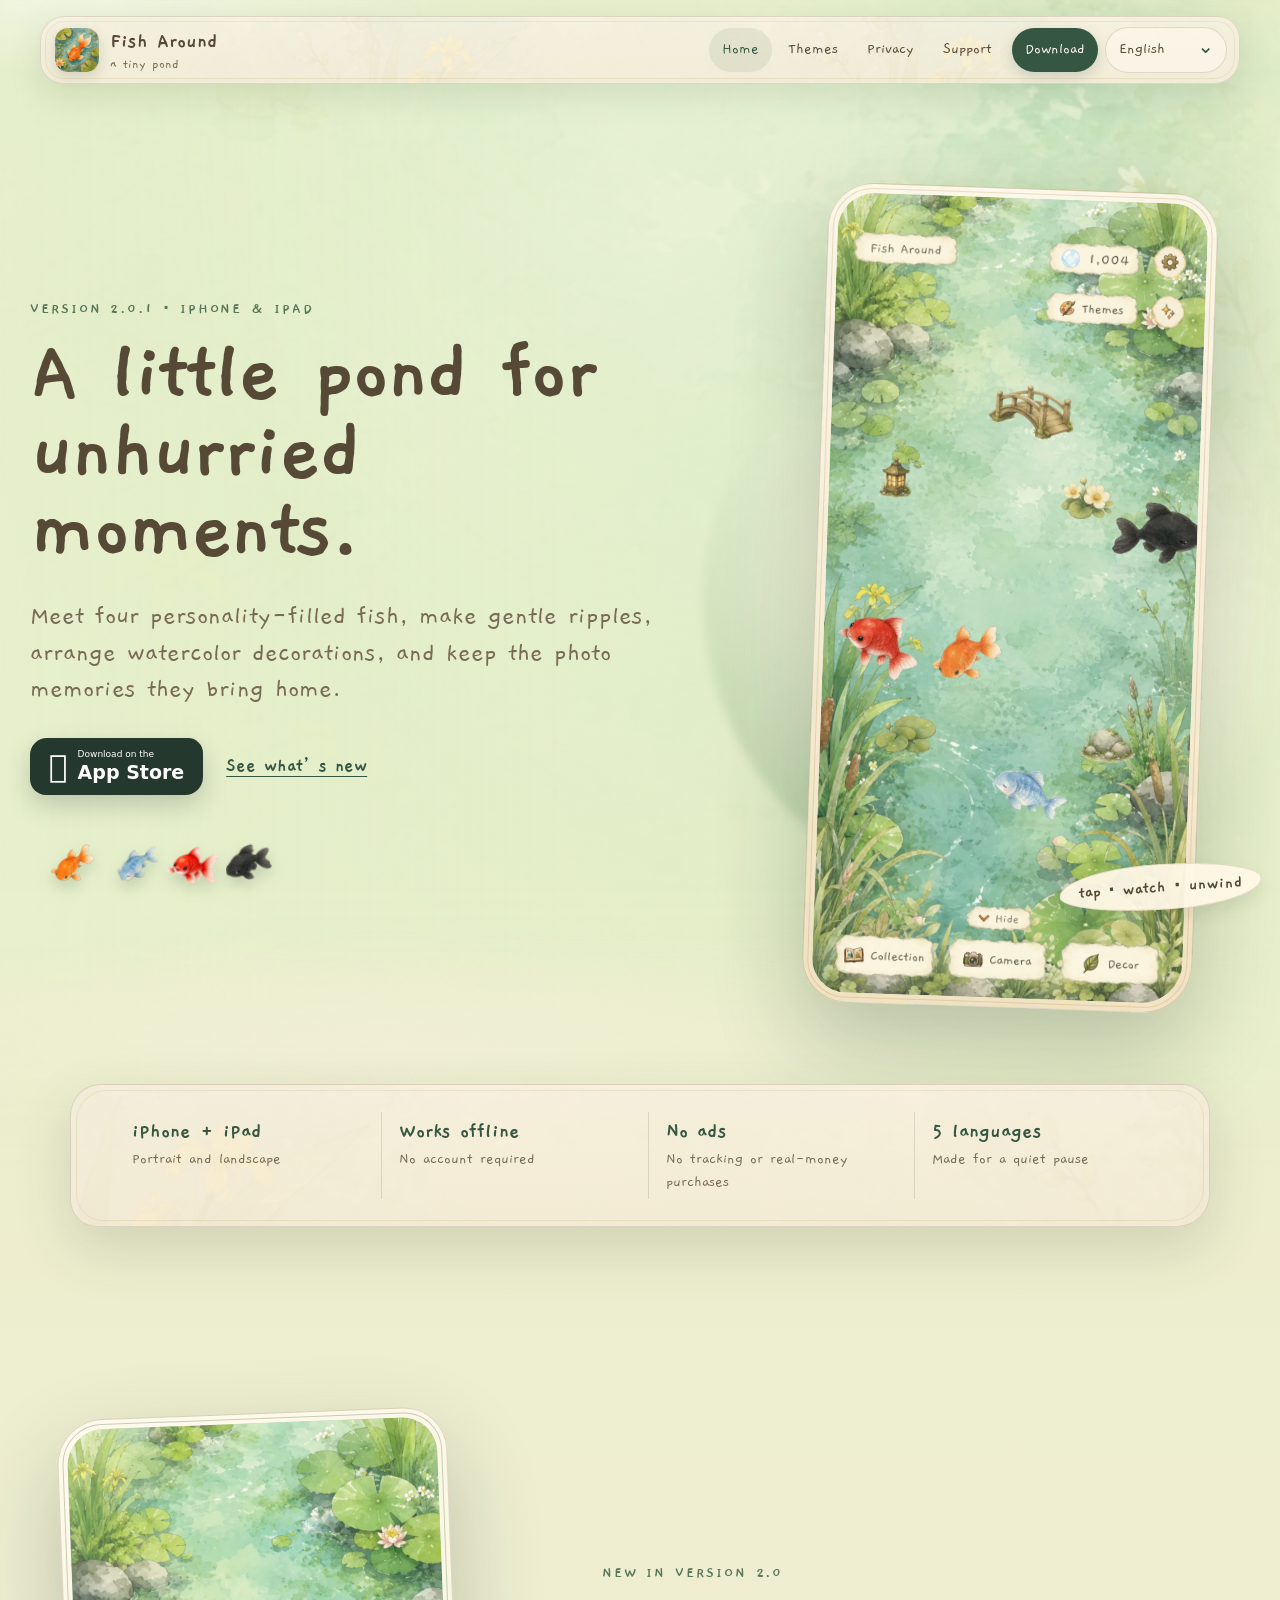
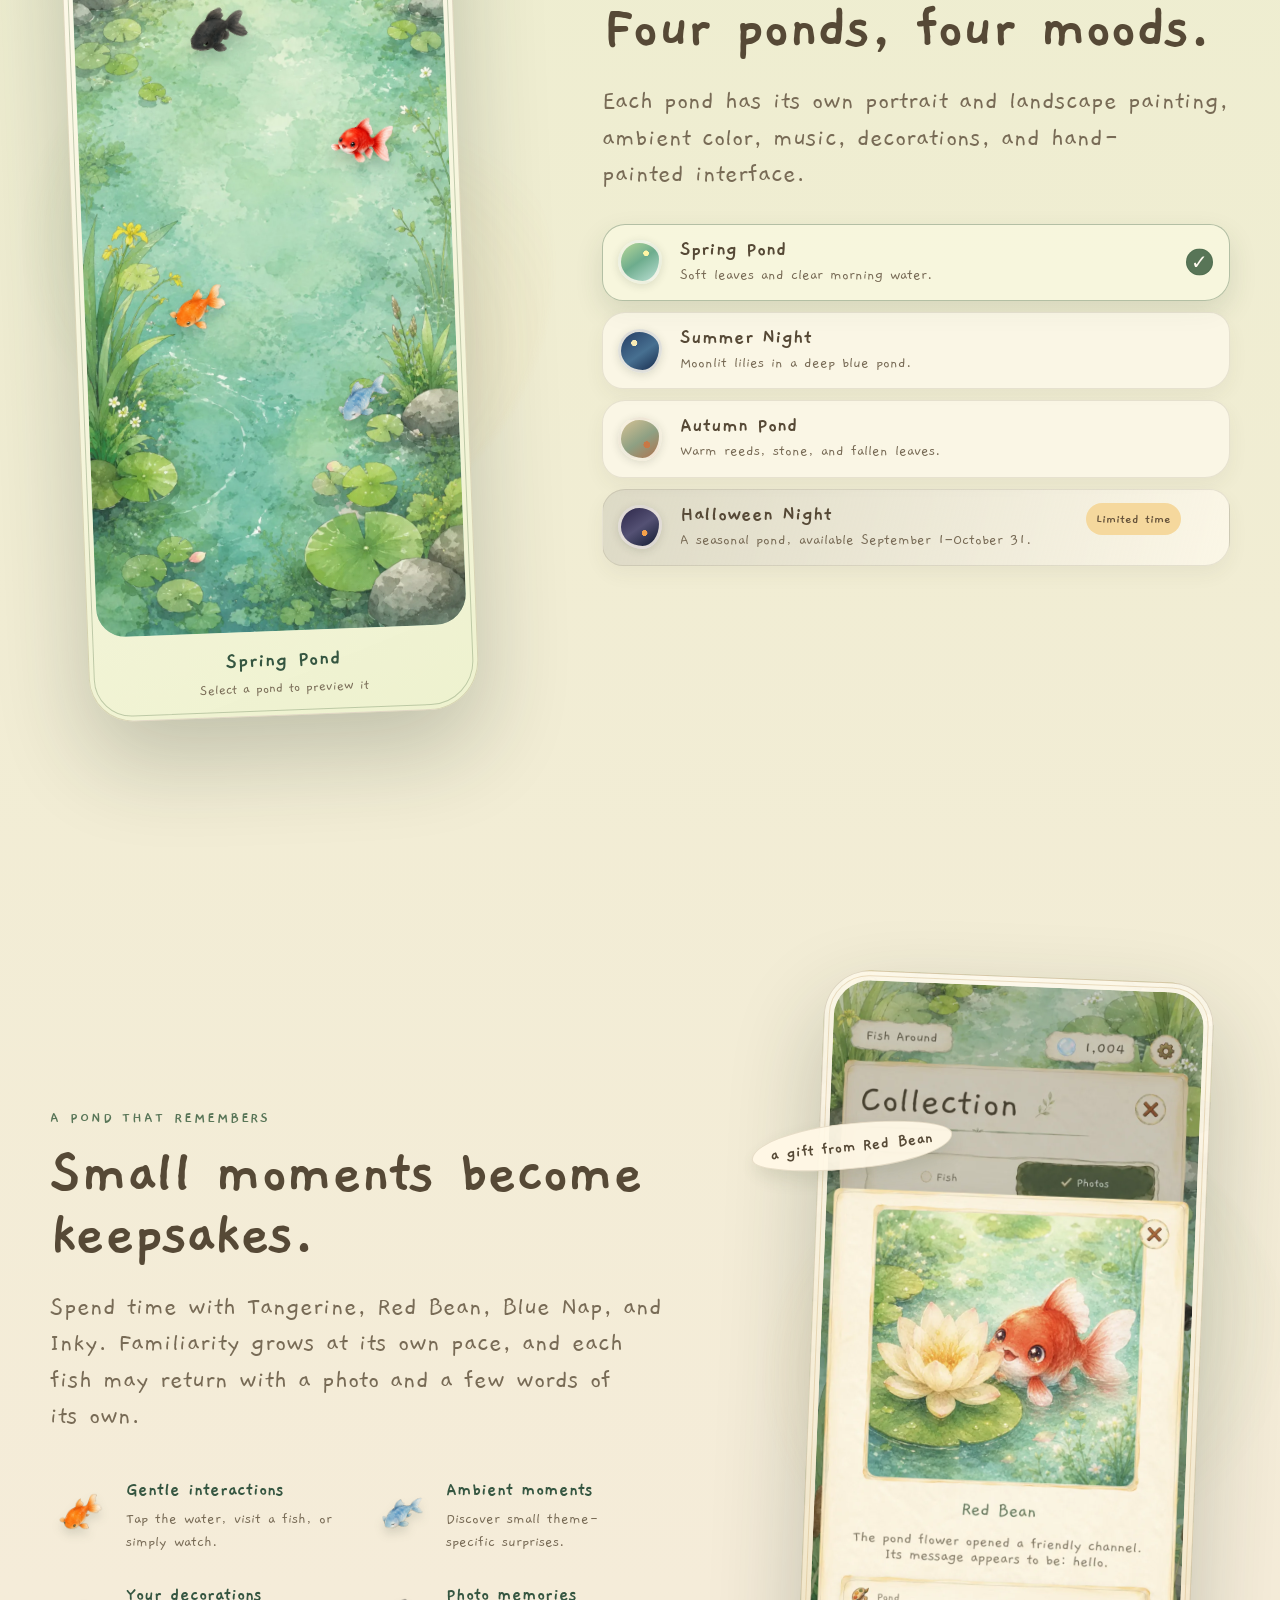
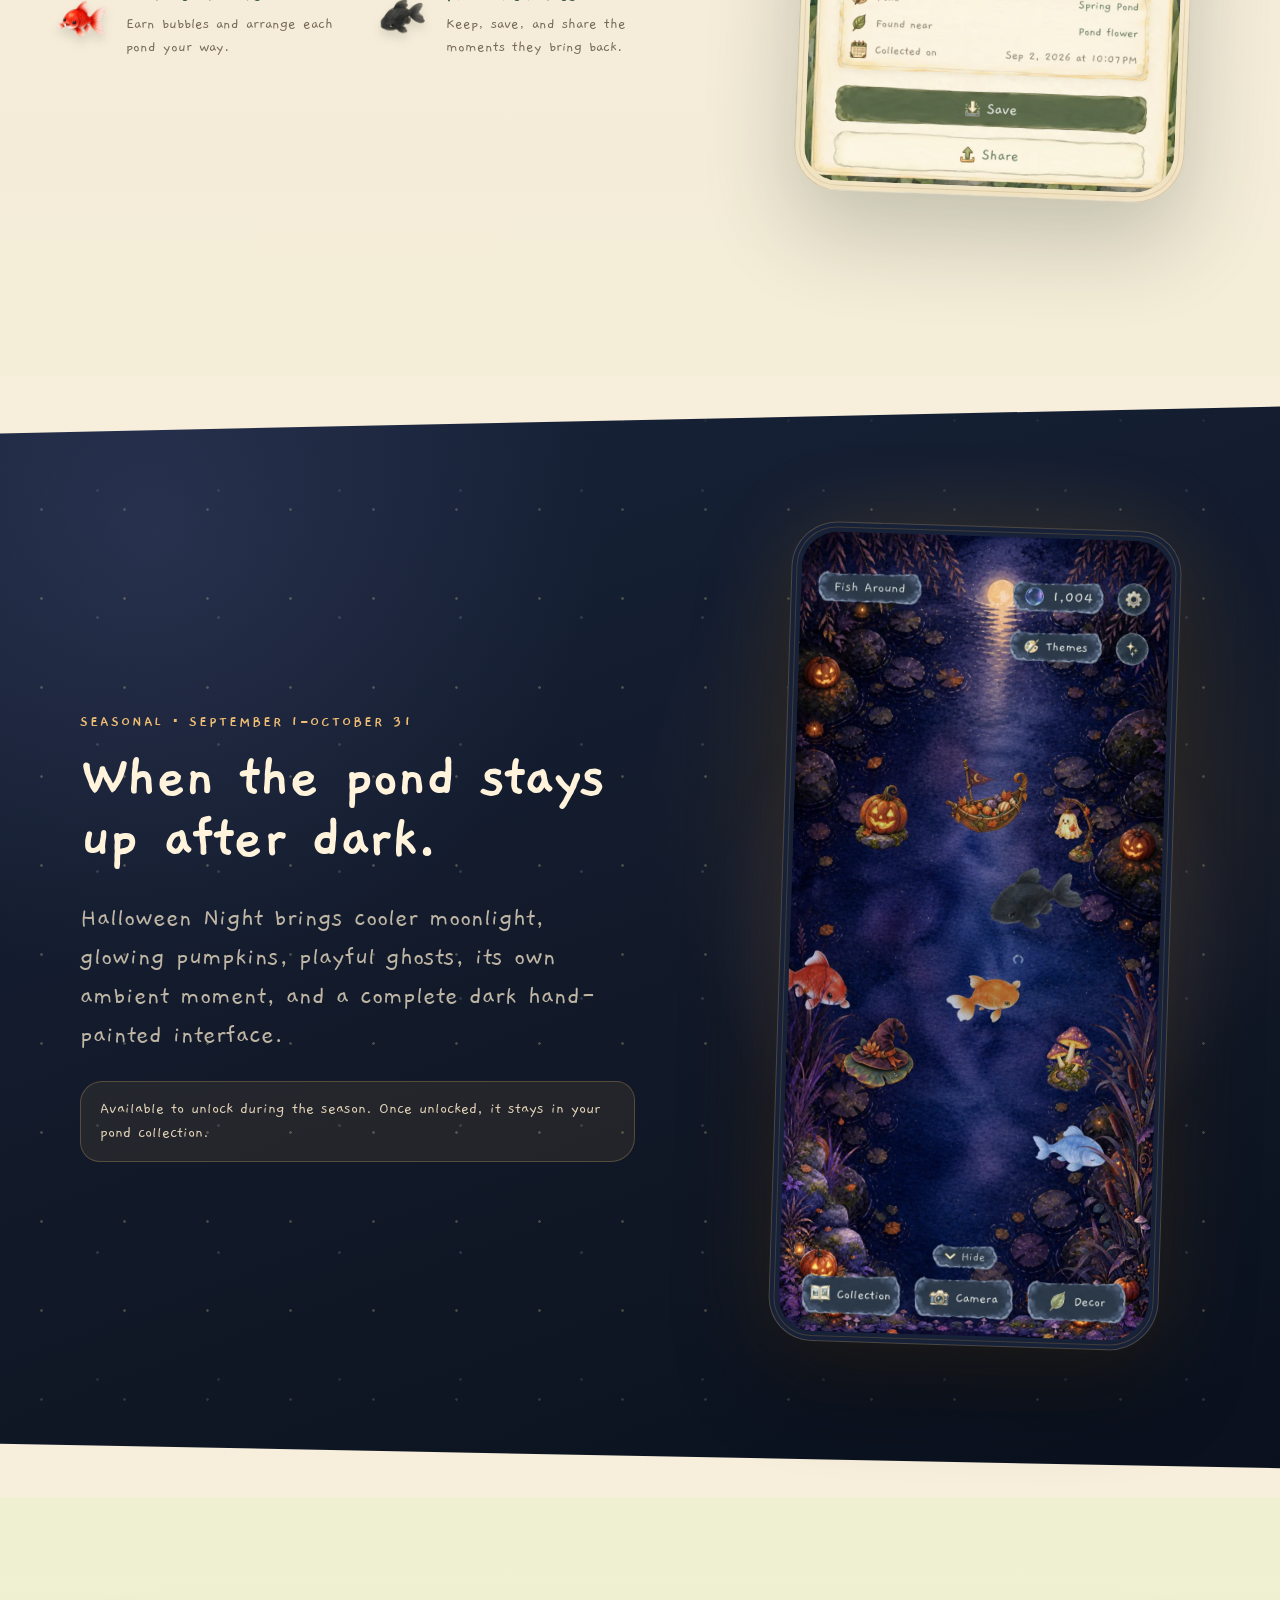
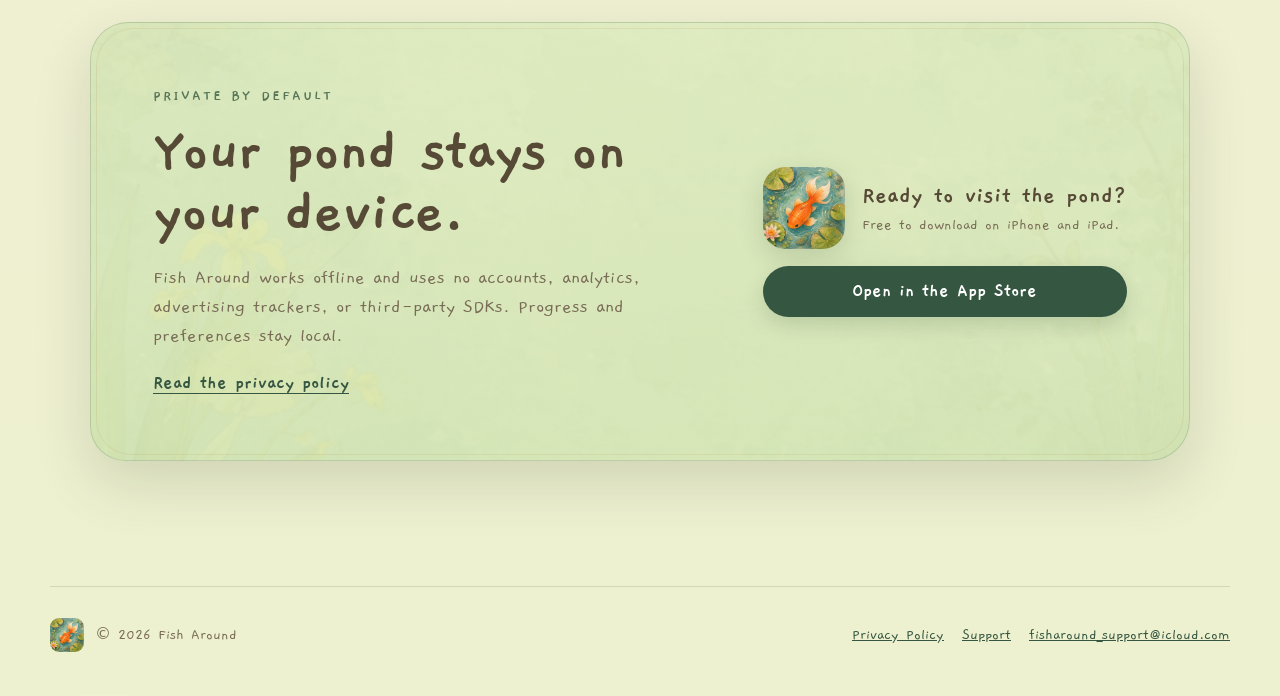
<file: index.html>
<!doctype html>
<html lang="en">
<head>
  <meta charset="utf-8">
  <meta name="viewport" content="width=device-width, initial-scale=1">
  <meta name="description" content="Fish Around is a quiet, hand-painted pond game for iPhone and iPad. Meet four fish, decorate seasonal ponds, and collect photo memories.">
  <meta name="theme-color" content="#e4edc8">
  <meta property="og:title" content="Fish Around · A little pond for unhurried moments">
  <meta property="og:description" content="Four little fish, four watercolor ponds, and a quiet place to pause on iPhone and iPad.">
  <meta property="og:image" content="assets/app-icon.png">
  <title>Fish Around · 摸鱼</title>
  <link rel="icon" href="assets/app-icon.png">
  <link rel="preload" href="assets/product-spring.webp" as="image" type="image/webp">
  <link rel="stylesheet" href="assets/styles.css?v=4">
  <script defer src="assets/site.js?v=4"></script>
</head>
<body class="home-page">
  <a class="skip-link" href="#main">Skip to content</a>

  <header class="site-header">
    <a class="brand" href="index.html" aria-label="Fish Around home">
      <img src="assets/app-icon.png" alt="" width="44" height="44">
      <span><b data-en="Fish Around" data-zh="摸鱼">Fish Around</b><small data-en="a tiny pond" data-zh="一方小池塘">a tiny pond</small></span>
    </a>
    <nav aria-label="Primary navigation">
      <a class="active nav-home" href="index.html" aria-current="page" data-en="Home" data-zh="首页">Home</a>
      <a class="nav-section-link" href="#themes" data-en="Themes" data-zh="主题">Themes</a>
      <a href="privacy.html" data-en="Privacy" data-zh="隐私">Privacy</a>
      <a href="support.html" data-en="Support" data-zh="支持">Support</a>
      <a class="nav-download" href="https://apps.apple.com/us/app/fish-around-pond-builder/id6785642342" data-en="Download" data-zh="下载">Download</a>
      <label class="language-select" aria-label="Language">
        <span>Language</span>
        <select data-language-select>
          <option value="en">English</option>
          <option value="zh">简体中文</option>
          <option value="zh-Hant">繁體中文</option>
          <option value="ja">日本語</option>
          <option value="ko">한국어</option>
        </select>
      </label>
    </nav>
  </header>

  <main id="main">
    <section class="hero">
      <div class="hero-copy reveal">
        <p class="eyebrow" data-en="Version 2.0.1 · iPhone & iPad" data-zh="2.0.1 版本 · iPhone 与 iPad">Version 2.0.1 · iPhone &amp; iPad</p>
        <h1 data-en="A little pond for unhurried moments." data-zh="一方小池塘，留给不着急的时刻。">A little pond for unhurried moments.</h1>
        <p class="lead" data-en="Meet four personality-filled fish, make gentle ripples, arrange watercolor decorations, and keep the photo memories they bring home." data-zh="认识四条性格不同的小鱼，轻轻荡开水纹，摆放水彩装饰，收藏它们带回来的照片回忆。">Meet four personality-filled fish, make gentle ripples, arrange watercolor decorations, and keep the photo memories they bring home.</p>
        <div class="hero-actions">
          <a class="store-badge" href="https://apps.apple.com/us/app/fish-around-pond-builder/id6785642342" aria-label="Download on the App Store">
            <span aria-hidden="true"></span>
            <span><small data-en="Download on the" data-zh="立即下载">Download on the</small><b data-en="App Store" data-zh="App Store">App Store</b></span>
          </a>
          <a class="text-link" href="#whats-new" data-en="See what’s new" data-zh="看看新内容">See what’s new</a>
        </div>
        <div class="hero-fish" aria-hidden="true">
          <img src="assets/fish-orange.png" alt="">
          <img src="assets/fish-blue.png" alt="">
          <img src="assets/fish-red.png" alt="">
          <img src="assets/fish-black.png" alt="">
        </div>
      </div>

      <div class="product-stage reveal" aria-label="Fish Around Spring Pond running on iPhone">
        <div class="watercolor-halo" aria-hidden="true"></div>
        <figure class="app-shot app-shot-hero">
          <img src="assets/product-spring.webp" alt="Spring Pond with four fish and hand-painted controls" width="840" height="1817" fetchpriority="high">
        </figure>
        <span class="paint-note note-one" data-en="tap · watch · unwind" data-zh="轻点 · 看鱼 · 放松">tap · watch · unwind</span>
      </div>
    </section>

    <section class="proof-strip" aria-label="Product details">
      <div><b data-en="iPhone + iPad" data-zh="iPhone + iPad">iPhone + iPad</b><span data-en="Portrait and landscape" data-zh="横屏与竖屏">Portrait and landscape</span></div>
      <div><b data-en="Works offline" data-zh="离线可用">Works offline</b><span data-en="No account required" data-zh="无需账号">No account required</span></div>
      <div><b data-en="No ads" data-zh="没有广告">No ads</b><span data-en="No tracking or real-money purchases" data-zh="没有追踪或真钱购买">No tracking or real-money purchases</span></div>
      <div><b data-en="5 languages" data-zh="支持 5 种语言">5 languages</b><span data-en="Made for a quiet pause" data-zh="为安静片刻而做">Made for a quiet pause</span></div>
    </section>

    <section class="themes-section" id="themes">
      <div class="themes-visual reveal">
        <div class="paint-wash paint-wash-sage" aria-hidden="true"></div>
        <figure class="theme-preview" id="theme-preview-panel" role="tabpanel" aria-live="polite" data-theme-preview data-theme="spring">
          <div class="theme-preview-canvas">
            <img class="theme-preview-image" data-theme-preview-image src="assets/theme-spring.webp" alt="Spring Pond" width="840" height="1834" loading="lazy">
            <div class="theme-preview-fish" aria-hidden="true">
              <img src="assets/fish-orange.png" alt="">
              <img src="assets/fish-blue.png" alt="">
              <img src="assets/fish-red.png" alt="">
              <img src="assets/fish-black.png" alt="">
            </div>
            <span class="theme-preview-shine" aria-hidden="true"></span>
          </div>
          <figcaption>
            <span data-theme-preview-label>Spring Pond</span>
            <small data-en="Select a pond to preview it" data-zh="选择池塘即可预览">Select a pond to preview it</small>
          </figcaption>
        </figure>
      </div>
      <div class="themes-copy reveal">
        <p class="eyebrow" id="whats-new" data-en="New in version 2.0" data-zh="2.0 版本新内容">New in version 2.0</p>
        <h2 data-en="Four ponds, four moods." data-zh="四方池塘，四种心情。">Four ponds, four moods.</h2>
        <p class="section-lead" data-en="Each pond has its own portrait and landscape painting, ambient color, music, decorations, and hand-painted interface." data-zh="每方池塘都有独立的横竖屏画作、环境色彩、音乐、装饰和手绘界面。">Each pond has its own portrait and landscape painting, ambient color, music, decorations, and hand-painted interface.</p>
        <div class="theme-list" role="tablist" aria-label="Pond theme preview">
          <button class="theme-row spring-theme is-selected" type="button" role="tab" id="theme-tab-spring" aria-controls="theme-preview-panel" aria-selected="true" data-theme-choice="spring" data-theme-image="assets/theme-spring.webp">
            <span class="theme-swatch" aria-hidden="true"></span>
            <div><h3 data-en="Spring Pond" data-zh="春日池塘">Spring Pond</h3><p data-en="Soft leaves and clear morning water." data-zh="柔软的新叶与清亮晨光。">Soft leaves and clear morning water.</p></div>
            <span class="theme-selected-mark" aria-hidden="true">✓</span>
          </button>
          <button class="theme-row summer-theme" type="button" role="tab" id="theme-tab-summer" aria-controls="theme-preview-panel" aria-selected="false" tabindex="-1" data-theme-choice="summerNight" data-theme-image="assets/theme-summer-night.webp">
            <span class="theme-swatch" aria-hidden="true"></span>
            <div><h3 data-en="Summer Night" data-zh="夏夜池塘">Summer Night</h3><p data-en="Moonlit lilies in a deep blue pond." data-zh="深蓝池水里的月光与睡莲。">Moonlit lilies in a deep blue pond.</p></div>
            <span class="theme-selected-mark" aria-hidden="true">✓</span>
          </button>
          <button class="theme-row autumn-theme" type="button" role="tab" id="theme-tab-autumn" aria-controls="theme-preview-panel" aria-selected="false" tabindex="-1" data-theme-choice="autumn" data-theme-image="assets/theme-autumn.webp">
            <span class="theme-swatch" aria-hidden="true"></span>
            <div><h3 data-en="Autumn Pond" data-zh="秋日池塘">Autumn Pond</h3><p data-en="Warm reeds, stone, and fallen leaves." data-zh="温暖的芦苇、石头与落叶。">Warm reeds, stone, and fallen leaves.</p></div>
            <span class="theme-selected-mark" aria-hidden="true">✓</span>
          </button>
          <button class="theme-row halloween-theme" type="button" role="tab" id="theme-tab-halloween" aria-controls="theme-preview-panel" aria-selected="false" tabindex="-1" data-theme-choice="halloween" data-theme-image="assets/theme-halloween.webp">
            <span class="theme-swatch" aria-hidden="true"></span>
            <div><h3 data-en="Halloween Night" data-zh="万圣节之夜">Halloween Night</h3><p data-en="A seasonal pond, available September 1–October 31." data-zh="限时池塘，每年 9 月 1 日至 10 月 31 日开放。">A seasonal pond, available September 1–October 31.</p></div>
            <span class="season-tag" data-en="Limited time" data-zh="限时主题">Limited time</span>
            <span class="theme-selected-mark" aria-hidden="true">✓</span>
          </button>
        </div>
      </div>
    </section>

    <section class="memories-section" id="memories">
      <div class="memories-copy reveal">
        <p class="eyebrow" data-en="A pond that remembers" data-zh="会记住你的池塘">A pond that remembers</p>
        <h2 data-en="Small moments become keepsakes." data-zh="细小的时刻，也会成为纪念。">Small moments become keepsakes.</h2>
        <p class="section-lead" data-en="Spend time with Tangerine, Red Bean, Blue Nap, and Inky. Familiarity grows at its own pace, and each fish may return with a photo and a few words of its own." data-zh="陪陪橘子、红豆、蓝眠和小墨。熟悉感会慢慢累积，每条鱼都可能带回一张照片和属于自己的几句话。">Spend time with Tangerine, Red Bean, Blue Nap, and Inky. Familiarity grows at its own pace, and each fish may return with a photo and a few words of its own.</p>
        <div class="memory-notes">
          <div><img src="assets/fish-orange.png" alt="" loading="lazy"><p><b data-en="Gentle interactions" data-zh="温柔互动">Gentle interactions</b><span data-en="Tap the water, visit a fish, or simply watch." data-zh="轻点水面、看看小鱼，或者只是安静观察。">Tap the water, visit a fish, or simply watch.</span></p></div>
          <div><img src="assets/fish-blue.png" alt="" loading="lazy"><p><b data-en="Ambient moments" data-zh="环境时刻">Ambient moments</b><span data-en="Discover small theme-specific surprises." data-zh="发现每个主题独有的小惊喜。">Discover small theme-specific surprises.</span></p></div>
          <div><img src="assets/fish-red.png" alt="" loading="lazy"><p><b data-en="Your decorations" data-zh="你的装饰">Your decorations</b><span data-en="Earn bubbles and arrange each pond your way." data-zh="获得泡泡，按自己的方式布置每方池塘。">Earn bubbles and arrange each pond your way.</span></p></div>
          <div><img src="assets/fish-black.png" alt="" loading="lazy"><p><b data-en="Photo memories" data-zh="照片回忆">Photo memories</b><span data-en="Keep, save, and share the moments they bring back." data-zh="收藏、保存并分享它们带回来的时刻。">Keep, save, and share the moments they bring back.</span></p></div>
        </div>
      </div>
      <div class="memory-visual reveal">
        <div class="paint-wash paint-wash-gold" aria-hidden="true"></div>
        <figure class="app-shot app-shot-memory">
          <img src="assets/product-memory.webp" alt="A collected photo memory from Red Bean" width="840" height="1818" loading="lazy">
        </figure>
        <span class="paint-note note-two" data-en="a gift from Red Bean" data-zh="红豆带回的礼物">a gift from Red Bean</span>
      </div>
    </section>

    <section class="halloween-section" id="halloween">
      <div class="night-stars" aria-hidden="true"></div>
      <div class="halloween-copy reveal">
        <p class="eyebrow night-eyebrow" data-en="Seasonal · September 1–October 31" data-zh="季节限定 · 9 月 1 日至 10 月 31 日">Seasonal · September 1–October 31</p>
        <h2 data-en="When the pond stays up after dark." data-zh="当池塘在入夜后仍然醒着。">When the pond stays up after dark.</h2>
        <p data-en="Halloween Night brings cooler moonlight, glowing pumpkins, playful ghosts, its own ambient moment, and a complete dark hand-painted interface." data-zh="万圣节之夜带来清冷月光、发亮南瓜、顽皮幽灵、独有环境事件，以及完整的深色手绘界面。">Halloween Night brings cooler moonlight, glowing pumpkins, playful ghosts, its own ambient moment, and a complete dark hand-painted interface.</p>
        <span class="night-note" data-en="Available to unlock during the season. Once unlocked, it stays in your pond collection." data-zh="开放期间可以解锁；解锁后会一直留在你的池塘收藏中。">Available to unlock during the season. Once unlocked, it stays in your pond collection.</span>
      </div>
      <div class="halloween-visual reveal">
        <div class="moon-glow" aria-hidden="true"></div>
        <figure class="app-shot app-shot-night">
          <img src="assets/product-halloween.webp" alt="Halloween Night pond with glowing seasonal decorations" width="840" height="1817" loading="lazy">
        </figure>
      </div>
    </section>

    <section class="privacy-callout">
      <div class="privacy-copy">
        <p class="eyebrow" data-en="Private by default" data-zh="默认保护隐私">Private by default</p>
        <h2 data-en="Your pond stays on your device." data-zh="你的池塘只留在你的设备上。">Your pond stays on your device.</h2>
        <p data-en="Fish Around works offline and uses no accounts, analytics, advertising trackers, or third-party SDKs. Progress and preferences stay local." data-zh="摸鱼可以离线运行，不使用账号、数据分析、广告追踪或第三方 SDK。进度与偏好只保存在本机。">Fish Around works offline and uses no accounts, analytics, advertising trackers, or third-party SDKs. Progress and preferences stay local.</p>
        <a class="text-link" href="privacy.html" data-en="Read the privacy policy" data-zh="阅读隐私政策">Read the privacy policy</a>
      </div>
      <div class="final-cta">
        <img src="assets/app-icon.png" alt="" width="82" height="82" loading="lazy">
        <div><b data-en="Ready to visit the pond?" data-zh="准备去池塘看看了吗？">Ready to visit the pond?</b><span data-en="Free to download on iPhone and iPad." data-zh="可在 iPhone 与 iPad 免费下载。">Free to download on iPhone and iPad.</span></div>
        <a class="button-primary" href="https://apps.apple.com/us/app/fish-around-pond-builder/id6785642342" data-en="Open in the App Store" data-zh="前往 App Store">Open in the App Store</a>
      </div>
    </section>
  </main>

  <footer class="site-footer">
    <div class="footer-brand"><img src="assets/app-icon.png" alt="" width="34" height="34" loading="lazy"><p>© <span data-current-year>2026</span> Fish Around</p></div>
    <div>
      <a href="privacy.html" data-en="Privacy Policy" data-zh="隐私政策">Privacy Policy</a>
      <a href="support.html" data-en="Support" data-zh="支持">Support</a>
      <a href="mailto:fisharound_support@icloud.com">fisharound_support@icloud.com</a>
    </div>
  </footer>
</body>
</html>
</file>
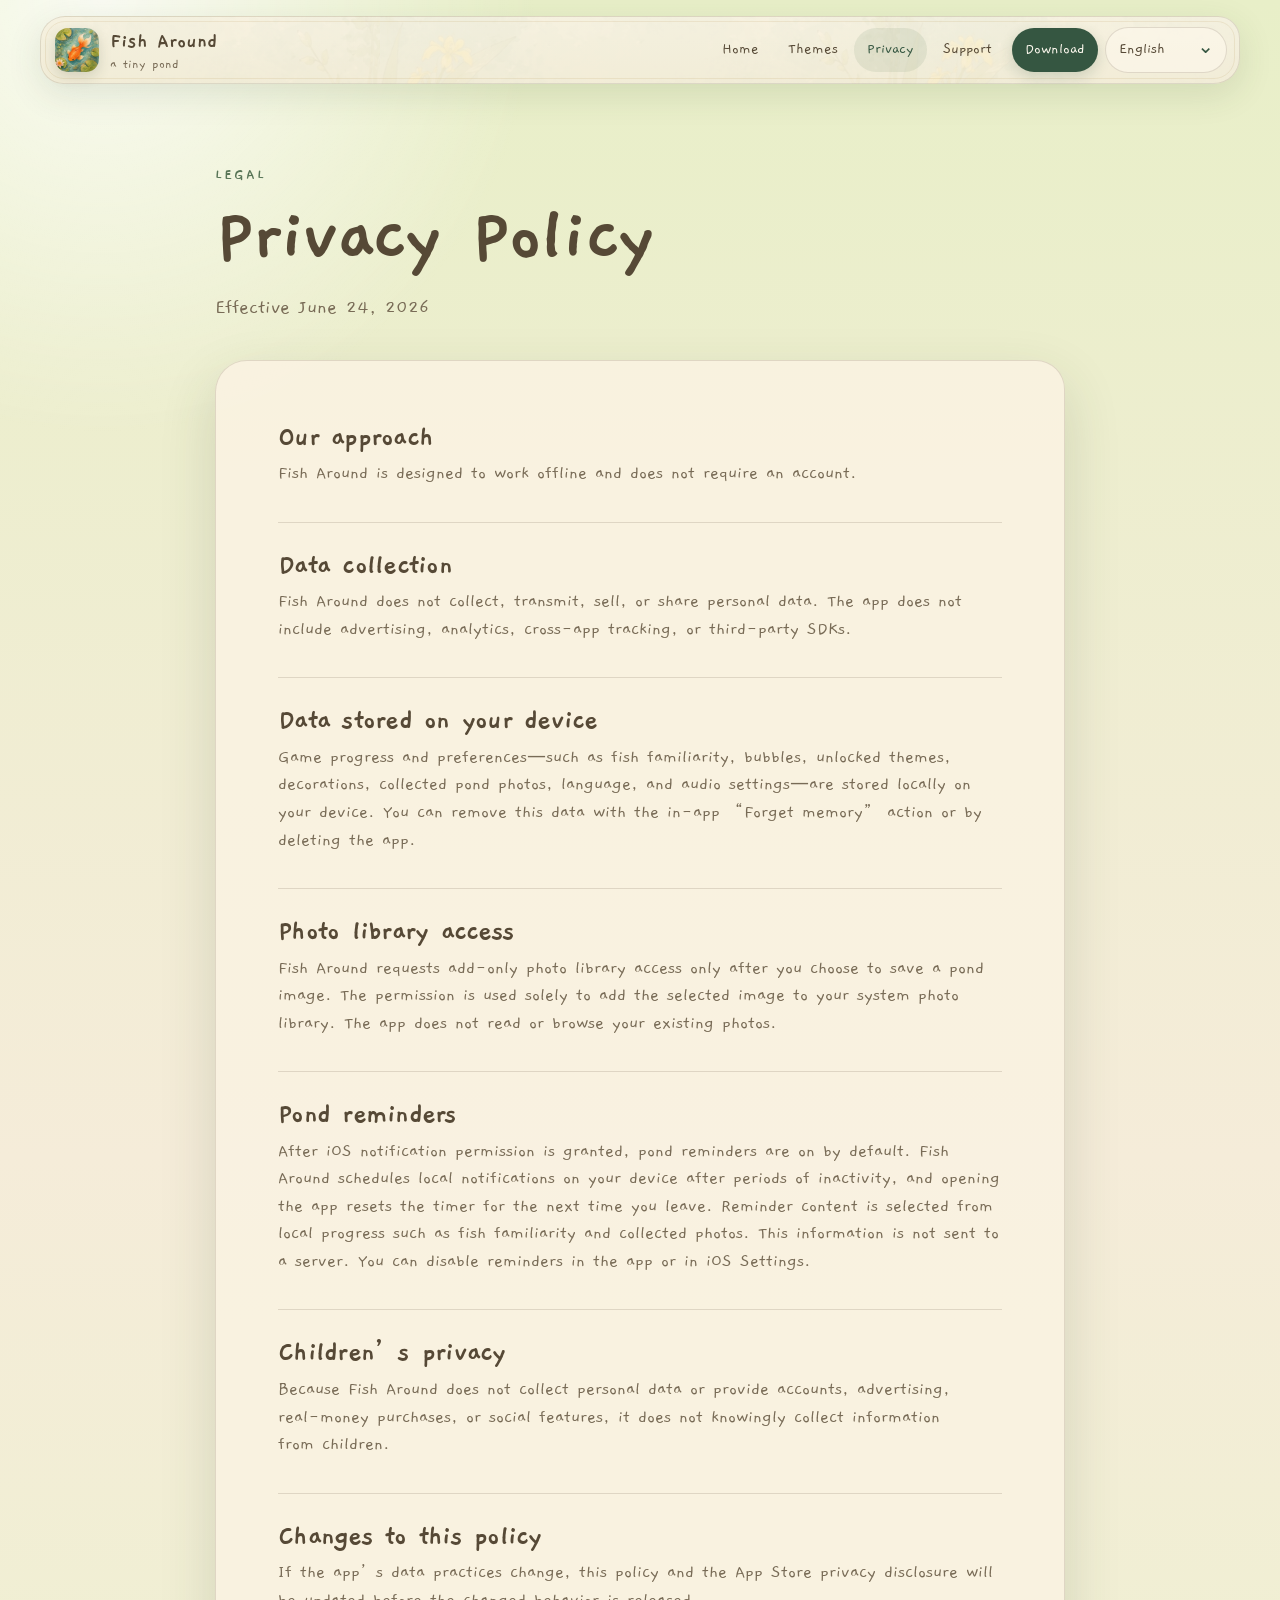
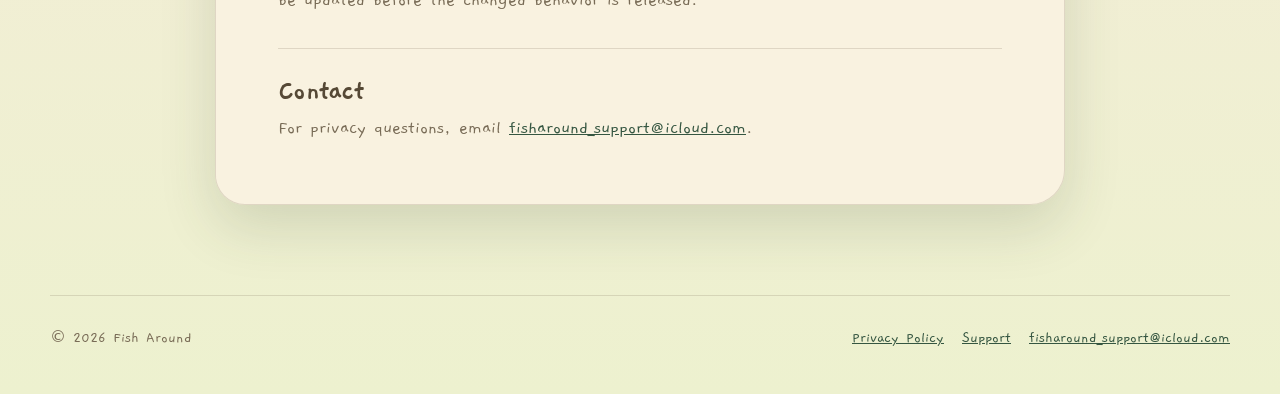
<file: privacy.html>
<!doctype html>
<html lang="en">
<head>
  <meta charset="utf-8">
  <meta name="viewport" content="width=device-width, initial-scale=1">
  <meta name="description" content="Fish Around privacy policy.">
  <meta name="theme-color" content="#eef0c9">
  <title>Privacy Policy · Fish Around</title>
  <link rel="icon" href="assets/app-icon.png">
  <link rel="stylesheet" href="assets/styles.css?v=4">
  <script defer src="assets/site.js?v=4"></script>
</head>
<body>
  <a class="skip-link" href="#main">Skip to content</a>
  <header class="site-header">
    <a class="brand" href="index.html" aria-label="Fish Around home">
      <img src="assets/app-icon.png" alt="" width="44" height="44">
      <span><b data-en="Fish Around" data-zh="摸鱼">Fish Around</b><small data-en="a tiny pond" data-zh="一方小池塘">a tiny pond</small></span>
    </a>
    <nav aria-label="Primary navigation">
      <a class="nav-home" href="index.html" data-en="Home" data-zh="首页">Home</a>
      <a class="nav-section-link" href="index.html#themes" data-en="Themes" data-zh="主题">Themes</a>
      <a class="active" href="privacy.html" aria-current="page" data-en="Privacy" data-zh="隐私">Privacy</a>
      <a href="support.html" data-en="Support" data-zh="支持">Support</a>
      <a class="nav-download" href="https://apps.apple.com/us/app/fish-around-pond-builder/id6785642342" data-en="Download" data-zh="下载">Download</a>
      <label class="language-select" aria-label="Language">
        <span>Language</span>
        <select data-language-select>
          <option value="en">English</option>
          <option value="zh">简体中文</option>
          <option value="zh-Hant">繁體中文</option>
          <option value="ja">日本語</option>
          <option value="ko">한국어</option>
        </select>
      </label>
    </nav>
  </header>

  <main id="main" class="document-main">
    <header class="document-hero">
      <p class="eyebrow" data-en="Legal" data-zh="法律信息">Legal</p>
      <h1 data-en="Privacy Policy" data-zh="隐私政策">Privacy Policy</h1>
      <p data-en="Effective June 24, 2026" data-zh="生效日期：2026 年 6 月 24 日">Effective June 24, 2026</p>
    </header>

    <article class="legal-paper">
      <section>
        <h2 data-en="Our approach" data-zh="我们的原则">Our approach</h2>
        <p data-en="Fish Around is designed to work offline and does not require an account." data-zh="摸鱼是一款可以离线使用的应用，不需要注册账号。">Fish Around is designed to work offline and does not require an account.</p>
      </section>
      <section>
        <h2 data-en="Data collection" data-zh="数据收集">Data collection</h2>
        <p data-en="Fish Around does not collect, transmit, sell, or share personal data. The app does not include advertising, analytics, cross-app tracking, or third-party SDKs." data-zh="摸鱼不会收集、传输、出售或分享个人数据。应用不包含广告、数据分析、跨应用追踪或第三方 SDK。">Fish Around does not collect, transmit, sell, or share personal data. The app does not include advertising, analytics, cross-app tracking, or third-party SDKs.</p>
      </section>
      <section>
        <h2 data-en="Data stored on your device" data-zh="保存在设备上的数据">Data stored on your device</h2>
        <p data-en="Game progress and preferences—such as fish familiarity, bubbles, unlocked themes, decorations, collected pond photos, language, and audio settings—are stored locally on your device. You can remove this data with the in-app “Forget memory” action or by deleting the app." data-zh="游戏进度和偏好设置——包括小鱼好感度、泡泡、已解锁主题、装饰、池塘相册、语言和声音设置——只保存在你的设备本地。你可以通过应用内的“忘掉记忆”功能清除这些数据，也可以通过删除应用将其移除。">Game progress and preferences—such as fish familiarity, bubbles, unlocked themes, decorations, collected pond photos, language, and audio settings—are stored locally on your device. You can remove this data with the in-app “Forget memory” action or by deleting the app.</p>
      </section>
      <section>
        <h2 data-en="Photo library access" data-zh="系统相册权限">Photo library access</h2>
        <p data-en="Fish Around requests add-only photo library access only after you choose to save a pond image. The permission is used solely to add the selected image to your system photo library. The app does not read or browse your existing photos." data-zh="只有当你主动选择保存池塘照片时，摸鱼才会请求“仅添加照片”权限。该权限只用于把你选择的图片添加到系统相册；应用不会读取或浏览已有照片。">Fish Around requests add-only photo library access only after you choose to save a pond image. The permission is used solely to add the selected image to your system photo library. The app does not read or browse your existing photos.</p>
      </section>
      <section>
        <h2 data-en="Pond reminders" data-zh="池塘提醒">Pond reminders</h2>
        <p data-en="After iOS notification permission is granted, pond reminders are on by default. Fish Around schedules local notifications on your device after periods of inactivity, and opening the app resets the timer for the next time you leave. Reminder content is selected from local progress such as fish familiarity and collected photos. This information is not sent to a server. You can disable reminders in the app or in iOS Settings." data-zh="获得 iOS 通知权限后，池塘提醒会默认开启。摸鱼会在一段时间没有打开应用后，通过设备本地通知发出邀请，打开应用会重置下一次离开后的提醒计时。提醒内容会根据小鱼好感度、已收集照片等本机进度进行选择，这些信息不会发送到服务器。你可以随时在应用内或 iOS 设置中关闭提醒。">After iOS notification permission is granted, pond reminders are on by default. Fish Around schedules local notifications on your device after periods of inactivity, and opening the app resets the timer for the next time you leave. Reminder content is selected from local progress such as fish familiarity and collected photos. This information is not sent to a server. You can disable reminders in the app or in iOS Settings.</p>
      </section>
      <section>
        <h2 data-en="Children’s privacy" data-zh="儿童隐私">Children’s privacy</h2>
        <p data-en="Because Fish Around does not collect personal data or provide accounts, advertising, real-money purchases, or social features, it does not knowingly collect information from children." data-zh="摸鱼不收集个人数据，也不提供账号、广告、真钱购买或社交功能，因此不会有意收集儿童信息。">Because Fish Around does not collect personal data or provide accounts, advertising, real-money purchases, or social features, it does not knowingly collect information from children.</p>
      </section>
      <section>
        <h2 data-en="Changes to this policy" data-zh="政策变更">Changes to this policy</h2>
        <p data-en="If the app’s data practices change, this policy and the App Store privacy disclosure will be updated before the changed behavior is released." data-zh="如果应用的数据处理方式发生变化，我们会在发布相关版本前同步更新本政策和 App Store 隐私披露。">If the app’s data practices change, this policy and the App Store privacy disclosure will be updated before the changed behavior is released.</p>
      </section>
      <section>
        <h2 data-en="Contact" data-zh="联系方式">Contact</h2>
        <p><span data-en="For privacy questions, email " data-zh="如有隐私问题，请发送邮件至 ">For privacy questions, email </span><a href="mailto:fisharound_support@icloud.com">fisharound_support@icloud.com</a>.</p>
      </section>
    </article>
  </main>

  <footer class="site-footer">
    <p>© <span data-current-year>2026</span> Fish Around</p>
    <div>
      <a href="privacy.html" data-en="Privacy Policy" data-zh="隐私政策">Privacy Policy</a>
      <a href="support.html" data-en="Support" data-zh="支持">Support</a>
      <a href="mailto:fisharound_support@icloud.com">fisharound_support@icloud.com</a>
    </div>
  </footer>
</body>
</html>
</file>
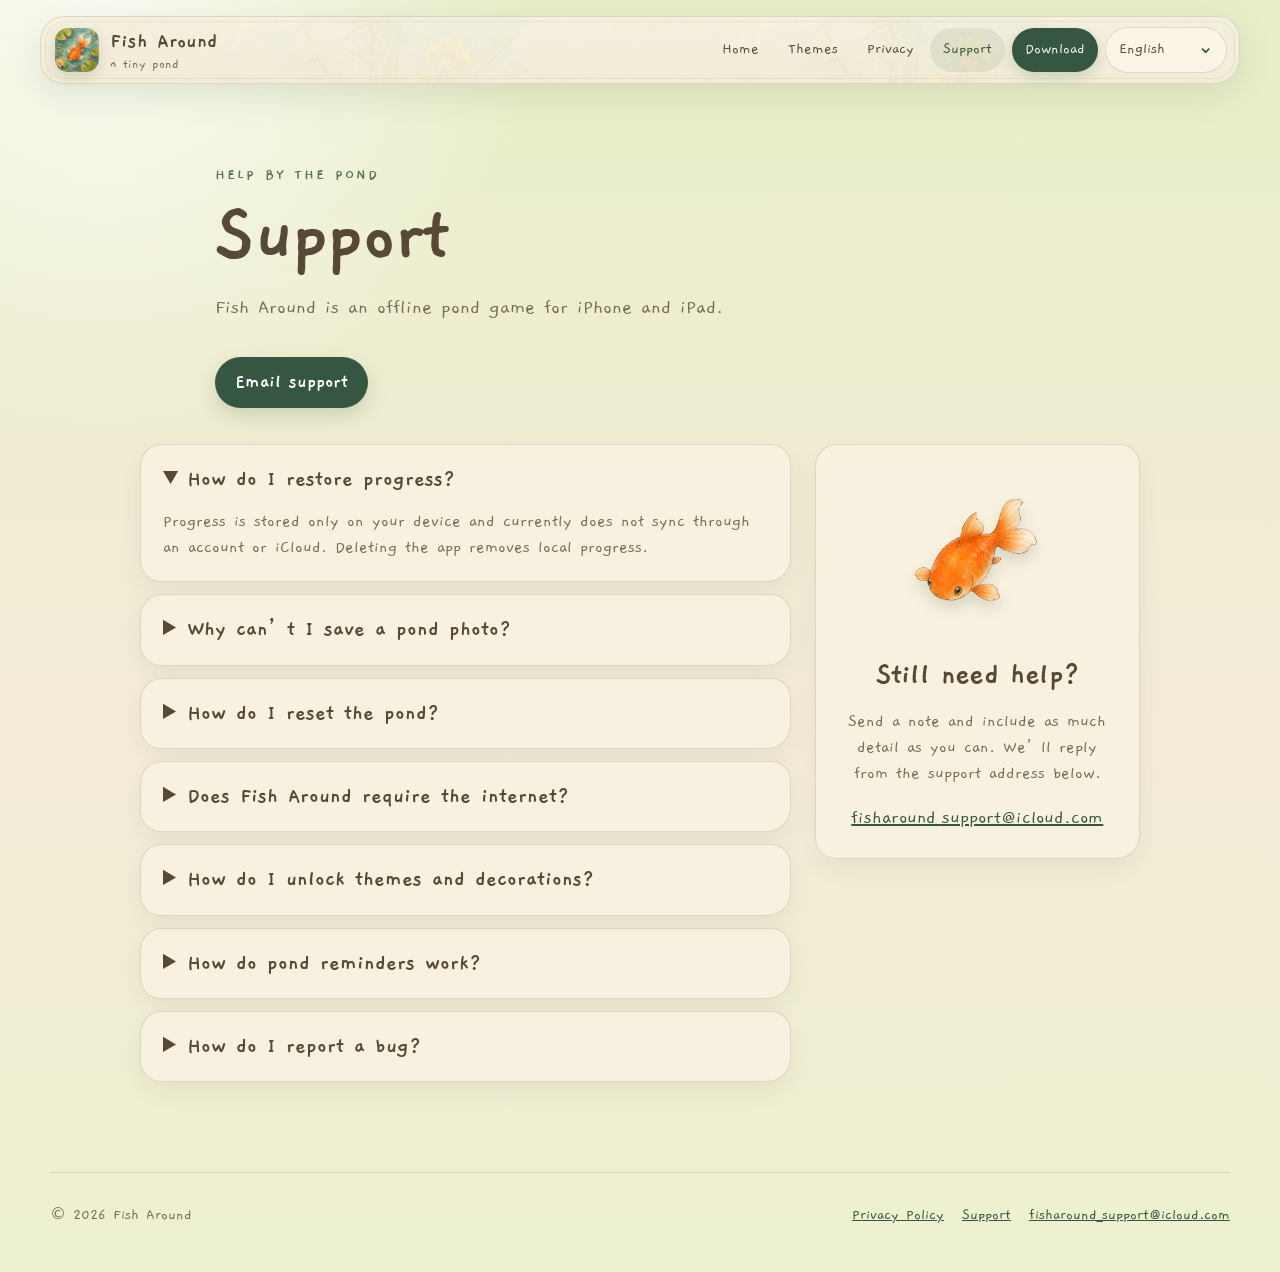
<file: support.html>
<!doctype html>
<html lang="en">
<head>
  <meta charset="utf-8">
  <meta name="viewport" content="width=device-width, initial-scale=1">
  <meta name="description" content="Help and contact information for Fish Around.">
  <meta name="theme-color" content="#eef0c9">
  <title>Support · Fish Around</title>
  <link rel="icon" href="assets/app-icon.png">
  <link rel="stylesheet" href="assets/styles.css?v=4">
  <script defer src="assets/site.js?v=4"></script>
</head>
<body>
  <a class="skip-link" href="#main">Skip to content</a>
  <header class="site-header">
    <a class="brand" href="index.html" aria-label="Fish Around home">
      <img src="assets/app-icon.png" alt="" width="44" height="44">
      <span><b data-en="Fish Around" data-zh="摸鱼">Fish Around</b><small data-en="a tiny pond" data-zh="一方小池塘">a tiny pond</small></span>
    </a>
    <nav aria-label="Primary navigation">
      <a class="nav-home" href="index.html" data-en="Home" data-zh="首页">Home</a>
      <a class="nav-section-link" href="index.html#themes" data-en="Themes" data-zh="主题">Themes</a>
      <a href="privacy.html" data-en="Privacy" data-zh="隐私">Privacy</a>
      <a class="active" href="support.html" aria-current="page" data-en="Support" data-zh="支持">Support</a>
      <a class="nav-download" href="https://apps.apple.com/us/app/fish-around-pond-builder/id6785642342" data-en="Download" data-zh="下载">Download</a>
      <label class="language-select" aria-label="Language">
        <span>Language</span>
        <select data-language-select>
          <option value="en">English</option>
          <option value="zh">简体中文</option>
          <option value="zh-Hant">繁體中文</option>
          <option value="ja">日本語</option>
          <option value="ko">한국어</option>
        </select>
      </label>
    </nav>
  </header>

  <main id="main" class="document-main">
    <header class="document-hero">
      <p class="eyebrow" data-en="Help by the pond" data-zh="池塘帮助">Help by the pond</p>
      <h1 data-en="Support" data-zh="支持">Support</h1>
      <p data-en="Fish Around is an offline pond game for iPhone and iPad." data-zh="摸鱼是一款支持 iPhone 和 iPad 的离线池塘游戏。">Fish Around is an offline pond game for iPhone and iPad.</p>
      <a class="button-primary" href="mailto:fisharound_support@icloud.com?subject=Fish%20Around%20Support" data-en="Email support" data-zh="发送支持邮件">Email support</a>
    </header>

    <section class="support-layout">
      <div class="faq-list">
        <details open>
          <summary data-en="How do I restore progress?" data-zh="如何恢复游戏进度？">How do I restore progress?</summary>
          <p data-en="Progress is stored only on your device and currently does not sync through an account or iCloud. Deleting the app removes local progress." data-zh="当前进度只保存在设备本地，不通过账号或 iCloud 同步。删除应用会移除本地进度。">Progress is stored only on your device and currently does not sync through an account or iCloud. Deleting the app removes local progress.</p>
        </details>
        <details>
          <summary data-en="Why can’t I save a pond photo?" data-zh="为什么无法保存池塘照片？">Why can’t I save a pond photo?</summary>
          <p data-en="Open iOS Settings, find Fish Around, and allow it to add photos. The app requests add-only access and cannot browse your existing library." data-zh="打开 iOS“设置”，找到“摸鱼”，允许应用添加照片。应用只申请“仅添加照片”权限，无法浏览你已有的相册。">Open iOS Settings, find Fish Around, and allow it to add photos. The app requests add-only access and cannot browse your existing library.</p>
        </details>
        <details>
          <summary data-en="How do I reset the pond?" data-zh="如何重置池塘？">How do I reset the pond?</summary>
          <p data-en="Open Settings inside the app and choose “Forget memory.” Language and sound preferences are preserved." data-zh="打开应用内“设置”，选择“忘掉记忆”。语言和声音偏好会被保留。">Open Settings inside the app and choose “Forget memory.” Language and sound preferences are preserved.</p>
        </details>
        <details>
          <summary data-en="Does Fish Around require the internet?" data-zh="摸鱼需要联网吗？">Does Fish Around require the internet?</summary>
          <p data-en="No. The current release works offline and does not include accounts, advertising, analytics, or online purchases." data-zh="不需要。当前版本可以离线使用，不包含账号、广告、数据分析或在线购买。">No. The current release works offline and does not include accounts, advertising, analytics, or online purchases.</p>
        </details>
        <details>
          <summary data-en="How do I unlock themes and decorations?" data-zh="如何解锁主题和装饰？">How do I unlock themes and decorations?</summary>
          <p data-en="Spend time by the pond to earn bubbles, then choose a locked item and confirm before spending them. Halloween Night can be unlocked only from September 1 through October 31; once unlocked, it remains in your collection." data-zh="在池塘里度过一些时间来获得泡泡，然后选择尚未解锁的项目，并在花费泡泡前确认。万圣节之夜仅可在 9 月 1 日至 10 月 31 日解锁；解锁后会一直保留在收藏中。">Spend time by the pond to earn bubbles, then choose a locked item and confirm before spending them. Halloween Night can be unlocked only from September 1 through October 31; once unlocked, it remains in your collection.</p>
        </details>
        <details>
          <summary data-en="How do pond reminders work?" data-zh="池塘提醒是怎样工作的？">How do pond reminders work?</summary>
          <p data-en="Pond reminders are on by default after iOS notification permission is granted. Local reminders may appear after about 22 hours, 3 days, and 7 days away. Opening Fish Around resets the reminder timer for the next time you leave. You can turn them off in the app or in iOS Settings." data-zh="获得 iOS 通知权限后，池塘提醒会默认开启。离开约 22 小时、3 天和 7 天时可能收到本地提醒。打开摸鱼会重置下一次离开后的提醒计时。你可以在应用内或 iOS 设置中关闭。">Pond reminders are on by default after iOS notification permission is granted. Local reminders may appear after about 22 hours, 3 days, and 7 days away. Opening Fish Around resets the reminder timer for the next time you leave. You can turn them off in the app or in iOS Settings.</p>
        </details>
        <details>
          <summary data-en="How do I report a bug?" data-zh="如何报告问题？">How do I report a bug?</summary>
          <p data-en="Email us with your device model, iOS version, app version, what you expected, and what happened. A screenshot is helpful when available." data-zh="请在邮件中注明设备型号、iOS 版本、应用版本、预期结果和实际情况。如方便，附上截图会更有帮助。">Email us with your device model, iOS version, app version, what you expected, and what happened. A screenshot is helpful when available.</p>
        </details>
      </div>

      <aside class="contact-card">
        <img src="assets/fish-orange.png" alt="" width="180">
        <h2 data-en="Still need help?" data-zh="还需要帮助？">Still need help?</h2>
        <p data-en="Send a note and include as much detail as you can. We’ll reply from the support address below." data-zh="请发送邮件并尽量描述详细信息。我们会通过下方支持邮箱回复。">Send a note and include as much detail as you can. We’ll reply from the support address below.</p>
        <a href="mailto:fisharound_support@icloud.com?subject=Fish%20Around%20Support">fisharound_support@icloud.com</a>
      </aside>
    </section>
  </main>

  <footer class="site-footer">
    <p>© <span data-current-year>2026</span> Fish Around</p>
    <div>
      <a href="privacy.html" data-en="Privacy Policy" data-zh="隐私政策">Privacy Policy</a>
      <a href="support.html" data-en="Support" data-zh="支持">Support</a>
      <a href="mailto:fisharound_support@icloud.com">fisharound_support@icloud.com</a>
    </div>
  </footer>
</body>
</html>
</file>
<file: assets/styles.css>
@font-face {
  font-family: "Gaegu";
  src: url("Gaegu-Regular.ttf") format("truetype");
  font-display: swap;
}

@font-face {
  font-family: "Gaegu";
  src: url("Gaegu-Bold.ttf") format("truetype");
  font-weight: 700;
  font-display: swap;
}

@font-face {
  font-family: "ZCOOL KuaiLe";
  src: url("ZCOOLKuaiLe-Regular.ttf") format("truetype");
  font-display: swap;
}

:root {
  --paper: #f7eedc;
  --paper-light: #fffaf0;
  --paper-deep: #e8cf9e;
  --ink: #564936;
  --muted: #786b56;
  --green: #587557;
  --green-dark: #355641;
  --sage: #dce8bb;
  --sage-light: #edf2d1;
  --pond: #dfe9bb;
  --night: #111827;
  --night-soft: #18243a;
  --night-ink: #f4e6ca;
  --line: rgba(86, 73, 54, .16);
  --paper-shadow: 0 22px 56px rgba(50, 68, 43, .16);
  --shot-shadow: 0 38px 90px rgba(34, 52, 39, .24);
}

* {
  box-sizing: border-box;
}

html {
  scroll-behavior: smooth;
  background: var(--pond);
}

body {
  margin: 0;
  padding-top: 16px;
  min-height: 100vh;
  color: var(--ink);
  background:
    radial-gradient(circle at 8% 0%, rgba(255, 255, 255, .78), transparent 27rem),
    linear-gradient(180deg, #e8efc8 0%, #f5ecd9 58%, #edf1cf 100%);
  font-family: "Gaegu", ui-rounded, "SF Pro Rounded", system-ui, sans-serif;
  font-size: 20px;
  line-height: 1.45;
  -webkit-font-smoothing: antialiased;
}

html[lang="zh-Hans"] body,
html[lang="zh-Hant"] body,
html[lang="ja"] body,
html[lang="ko"] body {
  font-family: "PingFang SC", "PingFang TC", "Hiragino Sans", "Yu Gothic", "Apple SD Gothic Neo", system-ui, sans-serif;
  font-weight: 400;
  line-height: 1.65;
}

html[lang="zh-Hans"] h1,
html[lang="zh-Hans"] h2,
html[lang="zh-Hans"] h3,
html[lang="zh-Hant"] h1,
html[lang="zh-Hant"] h2,
html[lang="zh-Hant"] h3,
html[lang="ja"] h1,
html[lang="ja"] h2,
html[lang="ja"] h3,
html[lang="ko"] h1,
html[lang="ko"] h2,
html[lang="ko"] h3 {
  font-weight: 500;
  letter-spacing: .015em;
  line-height: 1.16;
}

html[lang="zh-Hans"] .brand b,
html[lang="zh-Hant"] .brand b,
html[lang="ja"] .brand b,
html[lang="ko"] .brand b {
  font-family: "ZCOOL KuaiLe", "PingFang SC", system-ui, sans-serif;
  font-weight: 400;
}

a {
  color: var(--green-dark);
}

a:hover {
  color: #213f2d;
}

img {
  max-width: 100%;
}

.skip-link {
  position: fixed;
  left: 1rem;
  top: -6rem;
  z-index: 200;
  padding: .7rem 1rem;
  border-radius: 999px;
  background: var(--ink);
  color: #fff;
}

.skip-link:focus {
  top: 1rem;
}

.site-header {
  position: sticky;
  top: 14px;
  z-index: 100;
  width: min(1200px, calc(100% - 32px));
  min-height: 68px;
  margin: 0 auto;
  padding: 10px 12px 10px 14px;
  display: flex;
  align-items: center;
  justify-content: space-between;
  gap: 22px;
  border: 1px solid rgba(86, 73, 54, .15);
  border-radius: 25px 22px 26px 23px;
  background:
    linear-gradient(rgba(250, 242, 226, .91), rgba(248, 238, 218, .91)),
    url("pond-spring.jpg") center / 520px;
  box-shadow: 0 10px 35px rgba(51, 70, 43, .12);
  backdrop-filter: blur(17px);
}

.site-header::after {
  content: "";
  position: absolute;
  inset: 4px;
  border: 1px solid rgba(179, 139, 74, .14);
  border-radius: 20px 18px 21px 19px;
  pointer-events: none;
}

.brand {
  position: relative;
  z-index: 1;
  display: flex;
  align-items: center;
  gap: 11px;
  color: var(--ink);
  text-decoration: none;
}

.brand img {
  flex: 0 0 auto;
  border-radius: 13px;
  box-shadow: 0 5px 13px rgba(54, 70, 44, .16);
}

.brand span {
  display: grid;
  line-height: 1;
}

.brand b {
  font-size: 22px;
}

.brand small {
  margin-top: 5px;
  color: var(--muted);
  font-size: 14px;
}

nav {
  position: relative;
  z-index: 1;
  display: flex;
  align-items: center;
  gap: 3px;
}

nav a,
.language-select select {
  min-height: 44px;
  border: 0;
  border-radius: 999px;
  padding: 9px 13px;
  color: var(--ink);
  background: transparent;
  font: inherit;
  font-size: 16px;
  text-decoration: none;
}

nav a {
  display: inline-flex;
  align-items: center;
}

nav a:hover,
nav a.active {
  color: var(--green-dark);
  background: rgba(88, 117, 87, .11);
}

nav .nav-download {
  margin-left: 4px;
  color: var(--paper-light);
  background: var(--green-dark);
  box-shadow: 0 5px 14px rgba(47, 78, 55, .18);
}

nav .nav-download:hover {
  color: #fff;
  background: #284934;
}

.language-select {
  position: relative;
  display: inline-flex;
  align-items: center;
  min-width: 122px;
  margin-left: 4px;
  border: 1px solid var(--line);
  border-radius: 999px;
  background: rgba(255, 250, 239, .54);
}

.language-select span {
  position: absolute;
  width: 1px;
  height: 1px;
  overflow: hidden;
  clip: rect(0 0 0 0);
  white-space: nowrap;
}

.language-select select {
  width: 100%;
  appearance: none;
  padding-right: 31px;
  cursor: pointer;
}

.language-select::after {
  content: "⌄";
  position: absolute;
  right: 12px;
  top: 50%;
  translate: 0 -54%;
  color: var(--green-dark);
  pointer-events: none;
}

main {
  overflow-x: clip;
  overflow-y: visible;
}

h1,
h2,
h3,
p {
  text-wrap: pretty;
}

h1 {
  margin: 0;
  font-size: clamp(57px, 7vw, 92px);
  line-height: .88;
  letter-spacing: -.035em;
}

h2 {
  margin: 0;
  font-size: clamp(44px, 5vw, 67px);
  line-height: .95;
  letter-spacing: -.025em;
}

h3 {
  margin: 0;
  font-size: 25px;
  line-height: 1.05;
}

.eyebrow {
  margin: 0 0 13px;
  color: var(--green);
  font-size: 16px;
  font-weight: 700;
  letter-spacing: .12em;
  text-transform: uppercase;
}

.hero {
  position: relative;
  width: 100%;
  min-height: 850px;
  margin: -86px 0 0;
  padding: 190px max(30px, calc((100vw - 1280px) / 2)) 96px;
  display: grid;
  grid-template-columns: minmax(0, 1fr) minmax(370px, 480px);
  align-items: center;
  gap: clamp(48px, 7vw, 104px);
  isolation: isolate;
}

.hero::before {
  content: "";
  position: absolute;
  inset: -36px 0 -72px;
  z-index: -2;
  background:
    radial-gradient(ellipse at 50% 2%, rgba(255, 255, 255, .22), transparent 52%),
    linear-gradient(90deg, rgba(232, 240, 205, .96) 0%, rgba(229, 239, 201, .78) 44%, rgba(229, 239, 201, .30) 82%, rgba(232, 240, 205, .86) 100%),
    linear-gradient(180deg, rgba(230, 239, 200, .34), #e7eec7 92%),
    url("pond-spring.jpg") center / cover;
  -webkit-mask-image: linear-gradient(to bottom, transparent 0, #000 9%, #000 76%, transparent 100%);
  mask-image: linear-gradient(to bottom, transparent 0, #000 9%, #000 76%, transparent 100%);
}

.hero::after {
  content: "";
  position: absolute;
  left: 0;
  right: 0;
  bottom: -70px;
  height: 310px;
  z-index: -1;
  background:
    radial-gradient(ellipse at 30% 58%, rgba(247, 238, 220, .54), transparent 49%),
    radial-gradient(ellipse at 72% 62%, rgba(232, 240, 205, .45), transparent 52%);
  -webkit-mask-image: linear-gradient(to bottom, transparent, #000 34%, #000 66%, transparent);
  mask-image: linear-gradient(to bottom, transparent, #000 34%, #000 66%, transparent);
}

.hero-copy {
  max-width: 700px;
}

.lead,
.section-lead {
  color: var(--muted);
  font-size: clamp(22px, 2.1vw, 27px);
  line-height: 1.36;
}

.lead {
  max-width: 630px;
  margin: 28px 0 30px;
}

.hero-actions {
  display: flex;
  align-items: center;
  gap: 23px;
  flex-wrap: wrap;
}

.store-badge {
  display: inline-flex;
  align-items: center;
  gap: 10px;
  min-height: 57px;
  padding: 9px 19px;
  border-radius: 17px 15px 18px 16px;
  color: #fff;
  background: #25382d;
  box-shadow: 0 10px 24px rgba(40, 60, 48, .22);
  line-height: 1;
  text-decoration: none;
}

.store-badge:hover {
  color: #fff;
  background: #1d3024;
  transform: translateY(-1px);
}

.store-badge > span:first-child {
  font-family: system-ui, sans-serif;
  font-size: 31px;
}

.store-badge > span:last-child {
  display: grid;
}

.store-badge small,
.store-badge b {
  font-family: system-ui, sans-serif;
}

.store-badge small {
  font-size: 9px;
}

.store-badge b {
  margin-top: 4px;
  font-size: 19px;
}

.text-link {
  font-weight: 700;
  text-decoration-thickness: 1px;
  text-underline-offset: 5px;
}

.hero-fish {
  height: 66px;
  margin-top: 38px;
  display: flex;
  align-items: center;
}

.hero-fish img {
  width: 86px;
  max-height: 64px;
  object-fit: contain;
  margin-right: -18px;
  filter: drop-shadow(0 7px 7px rgba(38, 62, 45, .18));
}

.hero-fish img:nth-child(2) {
  width: 76px;
  rotate: -5deg;
}

.hero-fish img:nth-child(3) {
  width: 72px;
  rotate: 4deg;
}

.hero-fish img:nth-child(4) {
  width: 74px;
  rotate: -2deg;
}

.product-stage,
.themes-visual,
.memory-visual,
.halloween-visual {
  position: relative;
  display: grid;
  place-items: center;
}

.watercolor-halo,
.paint-wash,
.moon-glow {
  position: absolute;
  border-radius: 50%;
  filter: blur(4px);
  pointer-events: none;
}

.watercolor-halo {
  width: 128%;
  aspect-ratio: 1;
  background:
    radial-gradient(circle, rgba(255, 250, 228, .72) 0 39%, transparent 68%),
    radial-gradient(circle at 30% 70%, rgba(95, 142, 100, .34), transparent 50%);
}

.app-shot {
  position: relative;
  z-index: 2;
  margin: 0;
  width: min(390px, 82vw);
  padding: 9px;
  overflow: hidden;
  border: 1px solid rgba(105, 82, 49, .20);
  border-radius: 46px 43px 50px 44px;
  background:
    linear-gradient(rgba(255, 249, 236, .96), rgba(245, 229, 198, .96)),
    url("pond-spring.jpg") center / 420px;
  box-shadow: var(--shot-shadow);
}

.app-shot::after {
  content: "";
  position: absolute;
  inset: 4px;
  border: 1px solid rgba(181, 138, 69, .26);
  border-radius: 40px 38px 44px 38px;
  pointer-events: none;
}

.app-shot img {
  display: block;
  width: 100%;
  height: auto;
  border-radius: 37px 35px 41px 34px;
}

.app-shot-hero {
  rotate: 2deg;
}

.paint-note {
  position: absolute;
  z-index: 3;
  padding: 9px 18px;
  border: 1px solid rgba(109, 81, 48, .16);
  color: var(--ink);
  background: rgba(255, 248, 230, .94);
  border-radius: 48% 52% 46% 54% / 58% 45% 55% 42%;
  box-shadow: 0 8px 18px rgba(55, 71, 43, .12);
  font-size: 18px;
  font-weight: 700;
  white-space: nowrap;
}

.note-one {
  right: -12px;
  bottom: 12%;
  rotate: -4deg;
}

.proof-strip {
  position: relative;
  z-index: 5;
  width: min(1140px, calc(100% - 40px));
  margin: -20px auto 100px;
  padding: 27px clamp(20px, 4vw, 44px);
  display: grid;
  grid-template-columns: repeat(4, 1fr);
  gap: 15px;
  border: 1px solid var(--line);
  border-radius: 31px 28px 33px 27px;
  background:
    linear-gradient(rgba(249, 240, 221, .94), rgba(247, 236, 214, .94)),
    url("pond-spring.jpg") center / cover;
  box-shadow: var(--paper-shadow);
}

.proof-strip::after,
.privacy-callout::after {
  content: "";
  position: absolute;
  inset: 5px;
  border: 1px solid rgba(173, 133, 70, .14);
  border-radius: inherit;
  pointer-events: none;
}

.proof-strip div {
  position: relative;
  z-index: 1;
  padding: 4px 17px;
  border-left: 1px solid var(--line);
}

.proof-strip div:first-child {
  border-left: 0;
}

.proof-strip b,
.proof-strip span {
  display: block;
}

.proof-strip b {
  color: var(--green-dark);
  font-size: 22px;
}

.proof-strip span {
  color: var(--muted);
  font-size: 16px;
}

.themes-section,
.memories-section {
  width: min(1180px, calc(100% - 40px));
  margin: 0 auto;
  padding: 86px 0 130px;
  display: grid;
  grid-template-columns: minmax(340px, .82fr) minmax(0, 1.18fr);
  align-items: center;
  gap: clamp(50px, 9vw, 126px);
}

.paint-wash {
  width: 130%;
  aspect-ratio: 1;
  opacity: .56;
}

.paint-wash-sage {
  background:
    radial-gradient(ellipse at 44% 46%, rgba(133, 167, 108, .46), transparent 49%),
    radial-gradient(ellipse at 65% 64%, rgba(237, 193, 105, .24), transparent 48%);
}

.theme-preview {
  --preview-paper: #eef2cf;
  --preview-line: rgba(92, 121, 81, .34);
  position: relative;
  z-index: 2;
  width: min(390px, 82vw);
  margin: 0;
  padding: 9px 9px 0;
  overflow: hidden;
  border: 1px solid rgba(105, 82, 49, .20);
  border-radius: 46px 43px 50px 44px;
  background: linear-gradient(160deg, rgba(255, 249, 236, .98), var(--preview-paper));
  box-shadow: var(--shot-shadow);
  rotate: -2.2deg;
  transition: background .35s ease, box-shadow .35s ease, rotate .35s ease;
}

.theme-preview[data-theme="summerNight"],
.theme-preview[data-theme="halloween"] {
  --preview-paper: #2b344f;
  --preview-line: rgba(243, 204, 129, .36);
  box-shadow: 0 38px 90px rgba(20, 27, 52, .34), 0 0 64px rgba(94, 110, 176, .18);
}

.theme-preview[data-theme="autumn"] {
  --preview-paper: #ead4a4;
  --preview-line: rgba(153, 103, 47, .32);
}

.theme-preview::after {
  content: "";
  position: absolute;
  inset: 4px;
  border: 1px solid var(--preview-line);
  border-radius: 40px 38px 44px 38px;
  pointer-events: none;
}

.theme-preview-canvas {
  position: relative;
  aspect-ratio: 840 / 1834;
  overflow: hidden;
  border-radius: 37px 35px 31px 29px;
  background: #bdd9bc;
}

.theme-preview-image {
  position: absolute;
  inset: 0;
  width: 100%;
  height: 100%;
  object-fit: cover;
  transition: opacity .18s ease, scale .45s ease;
}

.theme-preview.is-changing .theme-preview-image {
  opacity: .42;
  scale: 1.018;
}

.theme-preview-shine {
  position: absolute;
  inset: 0;
  background: linear-gradient(115deg, rgba(255, 255, 255, .18), transparent 30% 72%, rgba(255, 244, 210, .09));
  pointer-events: none;
}

.theme-preview-fish img {
  position: absolute;
  z-index: 2;
  width: 25%;
  max-height: 10%;
  object-fit: contain;
  filter: drop-shadow(0 8px 7px rgba(18, 42, 38, .22));
  transition: filter .35s ease;
}

.theme-preview-fish img:nth-child(1) {
  left: 18%;
  top: 55%;
  rotate: 7deg;
}

.theme-preview-fish img:nth-child(2) {
  right: 15%;
  top: 67%;
  width: 22%;
  rotate: -8deg;
}

.theme-preview-fish img:nth-child(3) {
  right: 13%;
  top: 35%;
  width: 21%;
  rotate: 5deg;
}

.theme-preview-fish img:nth-child(4) {
  left: 27%;
  top: 21%;
  width: 23%;
  rotate: -5deg;
}

.theme-preview[data-theme="summerNight"] .theme-preview-fish img,
.theme-preview[data-theme="halloween"] .theme-preview-fish img {
  filter: brightness(.82) saturate(.88) hue-rotate(5deg) drop-shadow(0 8px 8px rgba(3, 7, 25, .52));
}

.theme-preview figcaption {
  position: relative;
  z-index: 3;
  min-height: 72px;
  padding: 13px 18px 15px;
  display: grid;
  align-content: center;
  text-align: center;
}

.theme-preview figcaption span,
.theme-preview figcaption small {
  display: block;
}

.theme-preview figcaption span {
  color: var(--green-dark);
  font-size: 23px;
  font-weight: 700;
}

.theme-preview figcaption small {
  margin-top: 1px;
  color: var(--muted);
  font-size: 15px;
}

.theme-preview[data-theme="summerNight"] figcaption span,
.theme-preview[data-theme="halloween"] figcaption span {
  color: #fff1d4;
}

.theme-preview[data-theme="summerNight"] figcaption small,
.theme-preview[data-theme="halloween"] figcaption small {
  color: rgba(244, 230, 202, .72);
}

.themes-copy {
  max-width: 660px;
}

.section-lead {
  margin: 24px 0 31px;
}

.theme-list {
  display: grid;
  gap: 11px;
}

.theme-row {
  position: relative;
  min-height: 76px;
  width: 100%;
  padding: 13px 48px 13px 15px;
  display: grid;
  grid-template-columns: 48px minmax(0, 1fr);
  align-items: center;
  gap: 14px;
  border: 1px solid rgba(86, 73, 54, .12);
  border-radius: 23px 20px 25px 21px;
  background: rgba(255, 250, 238, .66);
  box-shadow: 0 8px 20px rgba(62, 76, 46, .06);
  color: var(--ink);
  font: inherit;
  text-align: left;
  cursor: pointer;
  transition: translate .2s ease, border-color .2s ease, background .2s ease, box-shadow .2s ease;
}

.theme-row:hover {
  translate: 3px 0;
  border-color: rgba(67, 98, 69, .29);
  background: rgba(255, 251, 241, .92);
}

.theme-row:focus-visible {
  outline: 3px solid rgba(66, 105, 75, .38);
  outline-offset: 3px;
}

.theme-row.is-selected {
  border-color: rgba(58, 94, 65, .36);
  background: rgba(247, 246, 221, .96);
  box-shadow: 0 12px 28px rgba(49, 72, 47, .13);
}

.theme-selected-mark {
  position: absolute;
  top: 50%;
  right: 16px;
  width: 27px;
  height: 27px;
  display: grid;
  place-items: center;
  border: 1px solid rgba(54, 87, 59, .20);
  border-radius: 50%;
  color: #fffaf0;
  background: var(--green);
  opacity: 0;
  scale: .7;
  translate: 0 -50%;
  transition: opacity .2s ease, scale .2s ease;
}

.theme-row.is-selected .theme-selected-mark {
  opacity: 1;
  scale: 1;
}

.theme-row h3 {
  font-size: 22px;
}

.theme-row p {
  margin: 3px 0 0;
  color: var(--muted);
  font-size: 16px;
}

.theme-swatch {
  width: 44px;
  height: 44px;
  border: 3px solid rgba(255, 250, 238, .84);
  border-radius: 48% 52% 44% 56% / 50% 43% 57% 50%;
  box-shadow: 0 2px 9px rgba(48, 60, 43, .15);
}

.spring-theme .theme-swatch {
  background: radial-gradient(circle at 66% 27%, #fff5a4 0 7%, transparent 8%), linear-gradient(145deg, #b8d899, #6dac8d 48%, #bde1d5);
}

.summer-theme .theme-swatch {
  background: radial-gradient(circle at 35% 29%, #f7eab4 0 8%, transparent 9%), linear-gradient(145deg, #253d64, #477091 55%, #172b4c);
}

.autumn-theme .theme-swatch {
  background: radial-gradient(circle at 68% 65%, #c97845 0 9%, transparent 10%), linear-gradient(145deg, #d6c294, #8ea083 53%, #b0734d);
}

.halloween-theme .theme-swatch {
  background: radial-gradient(circle at 62% 66%, #f5a14a 0 8%, transparent 9%), linear-gradient(145deg, #2d2749, #545174 50%, #111a31);
}

.halloween-theme {
  grid-template-columns: 48px minmax(0, 1fr) auto;
  padding-right: 48px;
  background: linear-gradient(105deg, rgba(54, 52, 82, .10), rgba(255, 250, 238, .72));
}

.halloween-theme.is-selected {
  background: linear-gradient(105deg, rgba(61, 58, 96, .16), rgba(249, 243, 221, .96));
}

.season-tag {
  align-self: start;
  padding: 6px 10px;
  color: #66533b;
  background: #f5d89d;
  border-radius: 999px;
  font-size: 14px;
  font-weight: 700;
  white-space: nowrap;
}

.memories-section {
  grid-template-columns: minmax(0, 1.15fr) minmax(340px, .85fr);
  padding-top: 130px;
}

.memories-copy {
  max-width: 680px;
}

.memory-notes {
  margin-top: 35px;
  display: grid;
  grid-template-columns: repeat(2, minmax(0, 1fr));
  gap: 15px 28px;
}

.memory-notes > div {
  min-height: 90px;
  display: flex;
  align-items: center;
  gap: 14px;
}

.memory-notes img {
  width: 76px;
  height: 62px;
  object-fit: contain;
  filter: drop-shadow(0 6px 5px rgba(40, 60, 45, .14));
}

.memory-notes p {
  margin: 0;
}

.memory-notes b,
.memory-notes span {
  display: block;
}

.memory-notes b {
  color: var(--green-dark);
  font-size: 20px;
}

.memory-notes span {
  margin-top: 3px;
  color: var(--muted);
  font-size: 16px;
}

.paint-wash-gold {
  background:
    radial-gradient(ellipse at 46% 48%, rgba(236, 202, 126, .52), transparent 50%),
    radial-gradient(ellipse at 60% 38%, rgba(140, 170, 115, .26), transparent 48%);
}

.app-shot-memory {
  rotate: 2.3deg;
}

.note-two {
  left: -26px;
  top: 18%;
  rotate: -6deg;
}

.halloween-section {
  position: relative;
  min-height: 940px;
  margin-top: 50px;
  padding: 150px max(28px, calc((100% - 1120px) / 2));
  display: grid;
  grid-template-columns: minmax(0, 1fr) minmax(350px, 450px);
  align-items: center;
  gap: clamp(60px, 9vw, 128px);
  overflow: hidden;
  color: var(--night-ink);
  background:
    radial-gradient(circle at 78% 38%, rgba(239, 174, 77, .12), transparent 22rem),
    radial-gradient(circle at 12% 14%, rgba(110, 111, 168, .20), transparent 28rem),
    linear-gradient(160deg, #18243b, #111827 58%, #0a111d);
  isolation: isolate;
}

.halloween-section::before,
.halloween-section::after {
  content: "";
  position: absolute;
  left: -5%;
  width: 110%;
  height: 110px;
  z-index: 4;
  background: var(--paper);
  filter: url("#none");
  pointer-events: none;
}

.halloween-section::before {
  top: -66px;
  rotate: -1.2deg;
}

.halloween-section::after {
  bottom: -69px;
  rotate: 1.1deg;
}

.night-stars {
  position: absolute;
  inset: 0;
  opacity: .38;
  background-image:
    radial-gradient(circle, rgba(255, 233, 181, .62) 0 1px, transparent 1.6px),
    radial-gradient(circle, rgba(177, 189, 238, .48) 0 1px, transparent 1.7px);
  background-position: 0 0, 37px 51px;
  background-size: 83px 89px, 121px 127px;
  mask-image: linear-gradient(to bottom, transparent, #000 14%, #000 86%, transparent);
}

.halloween-copy,
.halloween-visual {
  position: relative;
  z-index: 5;
}

.halloween-copy {
  max-width: 650px;
}

.night-eyebrow {
  color: #f0bd74;
}

.halloween-copy h2 {
  color: #fff3dc;
}

.halloween-copy > p:not(.eyebrow) {
  margin: 29px 0 26px;
  color: rgba(244, 230, 202, .76);
  font-size: clamp(22px, 2.2vw, 27px);
}

.night-note {
  display: inline-block;
  max-width: 570px;
  padding: 15px 19px;
  border: 1px solid rgba(239, 190, 116, .25);
  border-radius: 22px 19px 24px 20px;
  color: rgba(255, 237, 205, .87);
  background: rgba(245, 183, 91, .08);
  font-size: 17px;
}

.moon-glow {
  width: 130%;
  aspect-ratio: 1;
  background: radial-gradient(circle, rgba(244, 179, 83, .22), rgba(96, 103, 170, .12) 39%, transparent 69%);
}

.app-shot-night {
  border-color: rgba(238, 191, 116, .24);
  background: #172137;
  box-shadow: 0 0 85px rgba(218, 151, 66, .15), 0 38px 90px rgba(0, 0, 0, .44);
  rotate: 1.8deg;
}

.privacy-callout {
  position: relative;
  width: min(1100px, calc(100% - 40px));
  margin: 125px auto;
  padding: clamp(32px, 5vw, 62px);
  display: grid;
  grid-template-columns: minmax(0, 1fr) minmax(320px, .7fr);
  align-items: center;
  gap: clamp(45px, 7vw, 90px);
  border: 1px solid rgba(63, 94, 69, .20);
  border-radius: 38px 34px 41px 35px;
  background:
    linear-gradient(rgba(225, 235, 192, .91), rgba(218, 231, 183, .91)),
    url("pond-spring.jpg") center / cover;
  box-shadow: var(--paper-shadow);
}

.privacy-copy,
.final-cta {
  position: relative;
  z-index: 1;
}

.privacy-copy p:not(.eyebrow) {
  margin: 22px 0 18px;
  color: var(--muted);
}

.final-cta {
  display: grid;
  grid-template-columns: 82px minmax(0, 1fr);
  align-items: center;
  gap: 17px;
}

.final-cta img {
  border-radius: 22px;
  box-shadow: 0 8px 24px rgba(48, 65, 42, .17);
}

.final-cta b,
.final-cta span {
  display: block;
}

.final-cta b {
  font-size: 25px;
}

.final-cta span {
  color: var(--muted);
  font-size: 16px;
}

.button-primary,
.button-secondary {
  display: inline-flex;
  justify-content: center;
  align-items: center;
  min-height: 50px;
  padding: 11px 20px;
  border-radius: 999px;
  font-weight: 700;
  text-decoration: none;
  white-space: nowrap;
}

.button-primary {
  grid-column: 1 / -1;
  color: #fff;
  background: var(--green-dark);
  box-shadow: 0 8px 20px rgba(63, 94, 69, .20);
}

.button-primary:hover {
  color: #fff;
  background: #294732;
}

.button-secondary {
  border: 1px solid rgba(63, 94, 69, .35);
  background: rgba(255, 255, 255, .28);
}

.site-footer {
  width: min(1180px, calc(100% - 40px));
  margin: 0 auto;
  padding: 31px 0 44px;
  display: flex;
  justify-content: space-between;
  align-items: center;
  gap: 24px;
  border-top: 1px solid var(--line);
  color: var(--muted);
  font-size: 16px;
}

.site-footer p {
  margin: 0;
}

.footer-brand {
  display: flex;
  align-items: center;
  gap: 11px;
}

.footer-brand img {
  border-radius: 9px;
}

.site-footer > div:last-child {
  display: flex;
  gap: 18px;
  flex-wrap: wrap;
  justify-content: flex-end;
}

/* Shared privacy, support, and 404 pages */
.document-main {
  overflow: visible;
}

.document-hero {
  width: min(850px, calc(100% - 40px));
  margin: 80px auto 36px;
}

.document-hero h1 {
  font-size: clamp(55px, 7vw, 82px);
}

.document-hero > p:not(.eyebrow) {
  color: var(--muted);
  font-size: 21px;
}

.document-hero .button-primary {
  margin-top: 12px;
}

.legal-paper {
  width: min(850px, calc(100% - 40px));
  margin: 0 auto 90px;
  padding: clamp(25px, 5vw, 62px);
  border: 1px solid var(--line);
  border-radius: 32px 29px 35px 30px;
  background: rgba(250, 242, 225, .90);
  box-shadow: var(--paper-shadow);
}

.legal-paper section + section {
  margin-top: 34px;
  padding-top: 28px;
  border-top: 1px solid var(--line);
}

.legal-paper h2 {
  font-size: 30px;
}

.legal-paper p {
  margin: 9px 0 0;
  color: var(--muted);
  font-size: 19px;
}

.support-layout {
  width: min(1000px, calc(100% - 40px));
  margin: 0 auto 90px;
  display: grid;
  grid-template-columns: minmax(0, 1.5fr) minmax(260px, .75fr);
  align-items: start;
  gap: 24px;
}

.faq-list {
  display: grid;
  gap: 12px;
}

details,
.contact-card {
  border: 1px solid var(--line);
  border-radius: 22px 20px 24px 21px;
  background: rgba(250, 242, 225, .87);
  box-shadow: 0 10px 25px rgba(54, 70, 44, .07);
}

details {
  padding: 18px 22px;
}

summary {
  cursor: pointer;
  font-size: 23px;
  font-weight: 700;
}

details p {
  margin: 12px 0 3px;
  color: var(--muted);
  font-size: 18px;
}

.contact-card {
  position: sticky;
  top: 104px;
  padding: 25px;
  text-align: center;
}

.contact-card img {
  width: min(180px, 75%);
  filter: drop-shadow(0 8px 7px rgba(34, 58, 44, .15));
}

.contact-card h2 {
  font-size: 32px;
}

.contact-card p {
  color: var(--muted);
  font-size: 18px;
}

.contact-card a {
  overflow-wrap: anywhere;
}

.not-found {
  display: grid;
  place-items: center;
  text-align: center;
}

.not-found main {
  width: min(560px, calc(100% - 40px));
  padding: 40px;
}

.not-found img {
  filter: drop-shadow(0 8px 7px rgba(34, 58, 44, .15));
}

.not-found h1 {
  font-size: clamp(43px, 8vw, 65px);
}

.not-found p:not(.eyebrow) {
  color: var(--muted);
}

@keyframes drift {
  0%, 100% { translate: 0 0; }
  50% { translate: 0 -9px; }
}

@keyframes rise {
  from { opacity: 0; translate: 0 18px; }
  to { opacity: 1; translate: 0 0; }
}

@media (prefers-reduced-motion: no-preference) {
  .app-shot-hero {
    animation: drift 7s ease-in-out infinite;
  }

  .reveal {
    animation: rise .75s ease-out both;
  }

  .product-stage.reveal,
  .memory-visual.reveal {
    animation-delay: .12s;
  }
}

@media (max-width: 980px) {
  .nav-section-link,
  .nav-home {
    display: none;
  }

  .hero {
    grid-template-columns: minmax(0, 1fr) minmax(320px, 390px);
    gap: 38px;
  }

  .proof-strip {
    grid-template-columns: repeat(2, 1fr);
  }

  .proof-strip div:nth-child(3) {
    border-left: 0;
  }

  .themes-section,
  .memories-section {
    gap: 45px;
  }

  .memory-notes {
    grid-template-columns: 1fr;
  }

  .halloween-section {
    grid-template-columns: minmax(0, 1fr) minmax(320px, 380px);
  }

  .privacy-callout {
    grid-template-columns: 1fr;
  }
}

@media (max-width: 760px) {
  body {
    padding-top: 8px;
    font-size: 18px;
  }

  .site-header {
    top: 8px;
    width: calc(100% - 16px);
    min-height: 60px;
    padding: 7px 8px;
    gap: 8px;
    border-radius: 20px;
  }

  .brand {
    gap: 0;
  }

  .brand img {
    width: 44px;
    height: 44px;
  }

  .brand span {
    display: none;
  }

  nav {
    gap: 2px;
  }

  nav a,
  .language-select select {
    min-height: 44px;
    padding: 8px 10px;
    font-size: 15px;
  }

  nav a[href="privacy.html"] {
    display: none;
  }

  nav .nav-download {
    margin-left: 0;
  }

  .language-select {
    min-width: 105px;
    margin-left: 0;
  }

  .language-select select {
    padding-right: 27px;
  }

  .language-select::after {
    right: 9px;
  }

  h1 {
    font-size: clamp(54px, 16vw, 70px);
  }

  h2 {
    font-size: clamp(41px, 12vw, 56px);
  }

  .hero {
    min-height: 0;
    margin-top: -70px;
    padding: 155px 20px 105px;
    grid-template-columns: 1fr;
    text-align: center;
  }

  .hero::before {
    background:
      linear-gradient(180deg, rgba(230, 239, 200, .92) 0%, rgba(230, 239, 200, .77) 52%, rgba(230, 239, 200, .26) 78%, #e7eec7 100%),
      url("pond-spring.jpg") top center / auto 58%;
  }

  .hero-copy {
    margin: 0 auto;
  }

  .lead {
    margin-inline: auto;
  }

  .hero-actions,
  .hero-fish {
    justify-content: center;
  }

  .hero-fish {
    margin-top: 29px;
  }

  .product-stage {
    margin-top: 8px;
  }

  .app-shot {
    width: min(355px, 84vw);
  }

  .note-one {
    right: -4px;
  }

  .proof-strip {
    margin-top: -35px;
    margin-bottom: 55px;
    padding: 21px 16px;
    grid-template-columns: repeat(2, 1fr);
  }

  .proof-strip div {
    padding: 8px 12px;
  }

  .proof-strip div:nth-child(odd) {
    border-left: 0;
  }

  .proof-strip b {
    font-size: 19px;
  }

  .proof-strip span {
    font-size: 14px;
  }

  .themes-section,
  .memories-section {
    width: min(100% - 32px, 620px);
    padding: 70px 0 100px;
    grid-template-columns: 1fr;
    gap: 58px;
  }

  .themes-visual {
    order: 2;
  }

  .themes-copy {
    order: 1;
  }

  .themes-copy,
  .memories-copy {
    text-align: center;
  }

  .section-lead {
    font-size: 21px;
  }

  .theme-list,
  .memory-notes {
    text-align: left;
  }

  .theme-row {
    grid-template-columns: 45px minmax(0, 1fr);
  }

  .halloween-theme {
    grid-template-columns: 45px minmax(0, 1fr);
  }

  .season-tag {
    grid-column: 2;
    justify-self: start;
  }

  .memory-notes {
    width: min(100%, 490px);
    margin-inline: auto;
  }

  .memory-notes > div {
    min-height: 76px;
  }

  .memory-notes img {
    width: 69px;
  }

  .note-two {
    left: -5px;
  }

  .halloween-section {
    min-height: 0;
    margin-top: 0;
    padding: 130px 22px;
    grid-template-columns: 1fr;
    text-align: center;
  }

  .halloween-copy {
    margin: 0 auto;
  }

  .halloween-copy > p:not(.eyebrow) {
    font-size: 21px;
  }

  .halloween-visual {
    margin-top: 30px;
  }

  .night-note {
    text-align: left;
  }

  .privacy-callout {
    width: calc(100% - 28px);
    margin: 82px auto;
    padding: 32px 25px;
    text-align: center;
  }

  .final-cta {
    text-align: left;
  }

  .button-primary {
    text-align: center;
  }

  .site-footer {
    align-items: flex-start;
    flex-direction: column;
  }

  .site-footer > div:last-child {
    justify-content: flex-start;
    flex-direction: column;
    gap: 7px;
  }

  .support-layout {
    grid-template-columns: 1fr;
  }

  .contact-card {
    position: static;
  }
}

@media (max-width: 430px) {
  .site-header nav a[href="support.html"] {
    display: none;
  }

  nav a,
  .language-select select {
    padding-inline: 9px;
    font-size: 14px;
  }

  .language-select {
    min-width: 101px;
  }

  .hero {
    padding-inline: 16px;
  }

  .hero-fish img {
    width: 74px;
  }

  .paint-note {
    font-size: 16px;
  }

  .proof-strip {
    width: calc(100% - 24px);
    grid-template-columns: 1fr;
  }

  .proof-strip div,
  .proof-strip div:nth-child(3) {
    border-left: 0;
    border-top: 1px solid var(--line);
  }

  .proof-strip div:first-child {
    border-top: 0;
  }

  .theme-row {
    padding-right: 48px;
  }

  .final-cta {
    grid-template-columns: 68px minmax(0, 1fr);
  }

  .final-cta img {
    width: 68px;
    height: 68px;
  }

  .legal-paper {
    border-radius: 23px;
  }
}

@media (prefers-reduced-motion: reduce) {
  *,
  *::before,
  *::after {
    scroll-behavior: auto !important;
    animation-duration: .001ms !important;
    animation-iteration-count: 1 !important;
  }
}

@media (prefers-contrast: more) {
  :root {
    --ink: #30291e;
    --muted: #4c4437;
    --line: rgba(48, 41, 30, .38);
  }

  .halloween-copy > p:not(.eyebrow) {
    color: #f4e6ca;
  }
}
</file>
